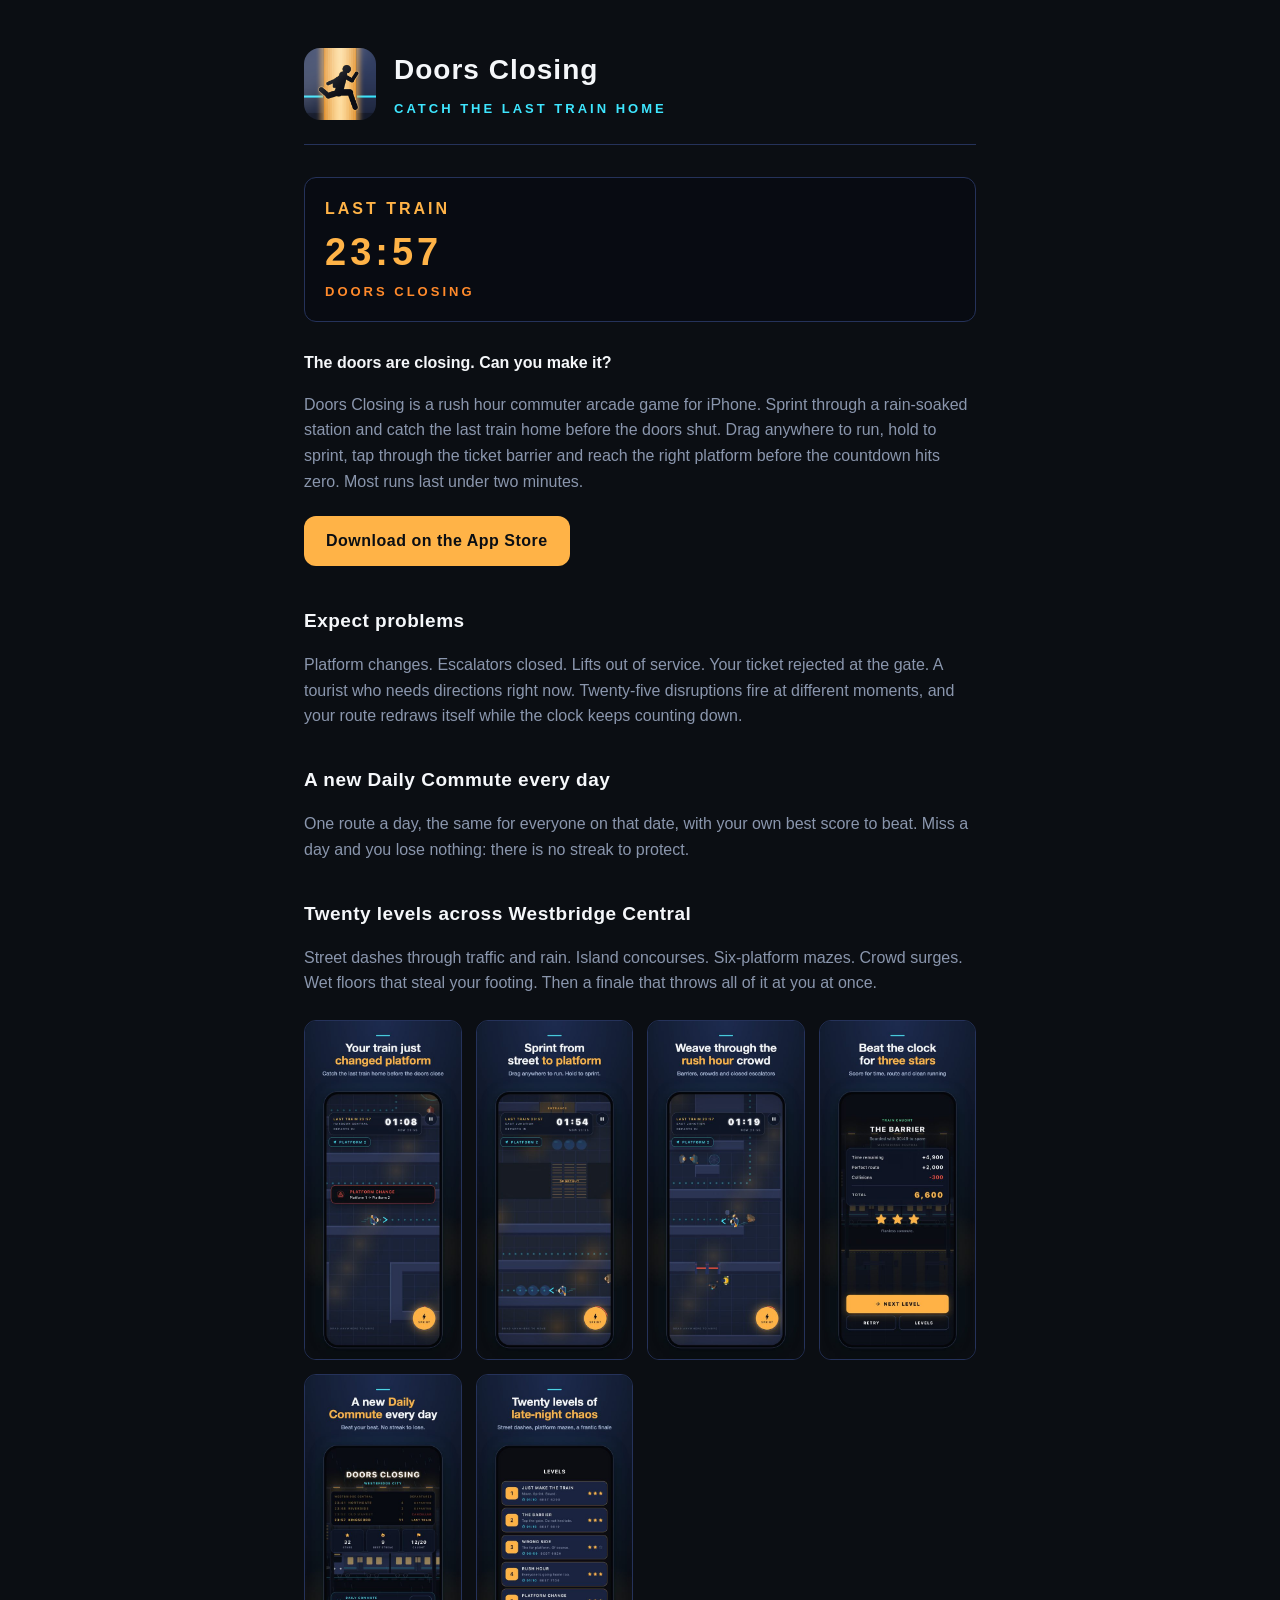
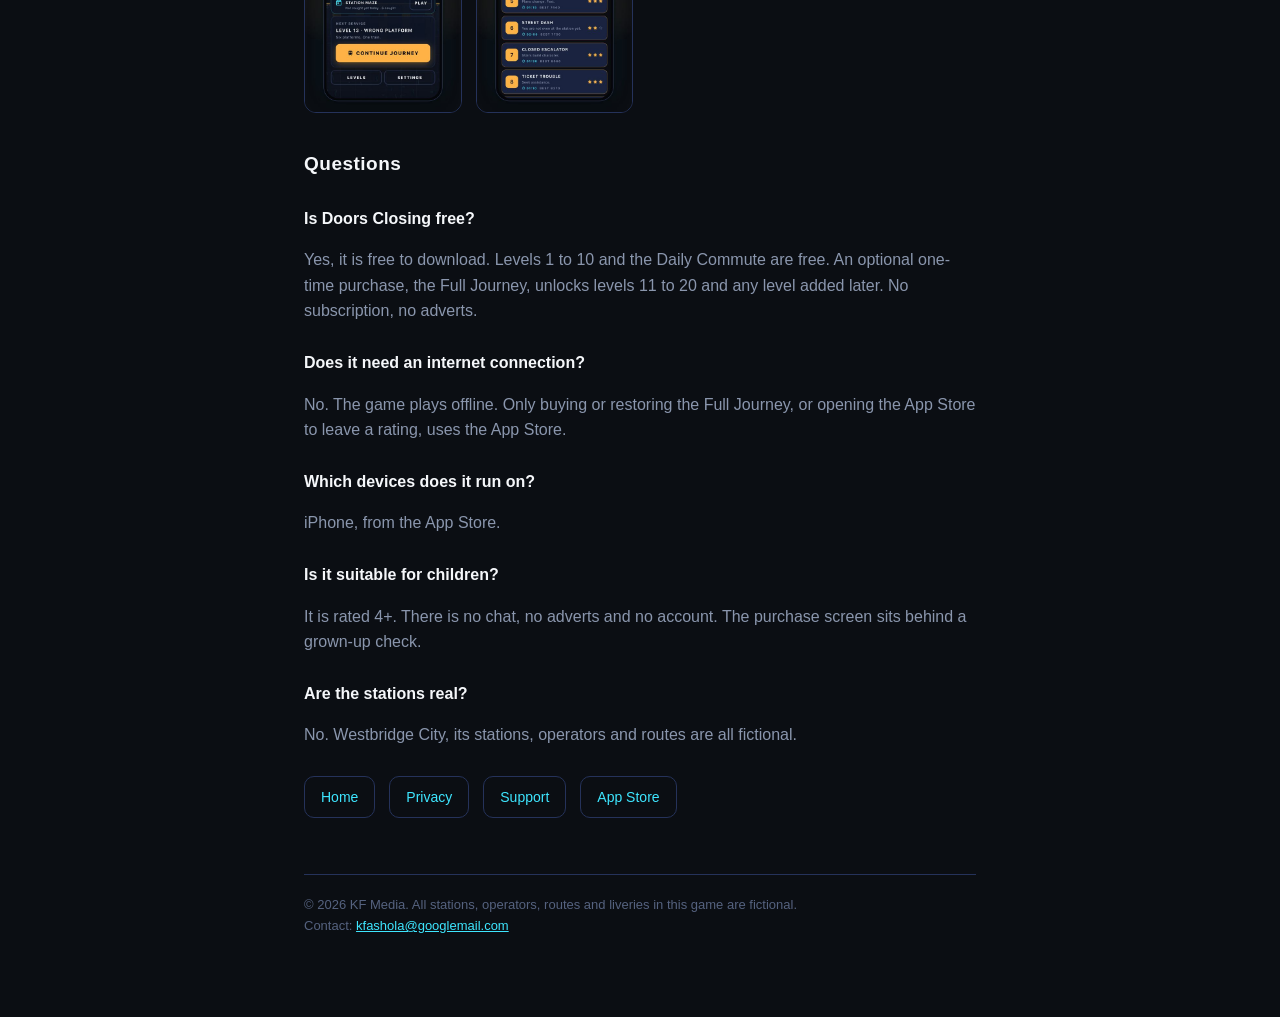
<file: index.html>
<!doctype html>
<html lang="en-GB">
<head>
<meta charset="utf-8">
<meta name="viewport" content="width=device-width,initial-scale=1">
<title>Doors Closing: Catch the Train – commuter rush game for iPhone</title>
<meta name="description" content="Catch the last train home before the doors close. A rush hour commuter arcade game for iPhone: sprint through a rainy station, dodge crowds and survive platform changes. Free to start.">
<link rel="canonical" href="https://kdevelopment2026.github.io/doors-closing/">
<meta name="apple-itunes-app" content="app-id=6809240319">
<meta name="theme-color" content="#0b0e13">
<meta property="og:type" content="website">
<meta property="og:site_name" content="Doors Closing">
<meta property="og:title" content="Doors Closing: Catch the Train">
<meta property="og:description" content="Catch the last train home before the doors close. A rush hour commuter arcade game for iPhone.">
<meta property="og:url" content="https://kdevelopment2026.github.io/doors-closing/">
<meta property="og:image" content="https://kdevelopment2026.github.io/doors-closing/og.jpg">
<meta property="og:image:width" content="1200">
<meta property="og:image:height" content="630">
<meta property="og:image:alt" content="A commuter sprints along a rainy night platform towards the open door of the last train">
<meta property="og:locale" content="en_GB">
<meta name="twitter:card" content="summary_large_image">
<meta name="twitter:title" content="Doors Closing: Catch the Train">
<meta name="twitter:description" content="Catch the last train home before the doors close. A rush hour commuter arcade game for iPhone.">
<meta name="twitter:image" content="https://kdevelopment2026.github.io/doors-closing/og.jpg">
<link rel="stylesheet" href="style.css">
<link rel="icon" href="icon.png">
<link rel="apple-touch-icon" href="icon.png">
<script type="application/ld+json">
{
  "@context": "https://schema.org",
  "@type": ["VideoGame", "MobileApplication"],
  "name": "Doors Closing: Catch the Train",
  "alternateName": "Doors Closing",
  "description": "A rush hour commuter arcade game. Sprint through a rain-soaked station and catch the last train home before the doors close, while platform changes, closed escalators and crowds get in the way.",
  "url": "https://kdevelopment2026.github.io/doors-closing/",
  "image": "https://kdevelopment2026.github.io/doors-closing/og.jpg",
  "screenshot": [
    "https://kdevelopment2026.github.io/doors-closing/shots/01_platform_change.jpg",
    "https://kdevelopment2026.github.io/doors-closing/shots/02_street_dash.jpg",
    "https://kdevelopment2026.github.io/doors-closing/shots/06_daily_commute.jpg"
  ],
  "operatingSystem": "iOS",
  "applicationCategory": "GameApplication",
  "genre": ["Arcade", "Action", "Casual"],
  "gamePlatform": "iPhone",
  "playMode": "SinglePlayer",
  "numberOfPlayers": {"@type": "QuantitativeValue", "value": 1},
  "contentRating": "4+",
  "inLanguage": "en-GB",
  "installUrl": "https://apps.apple.com/gb/app/id6809240319",
  "sameAs": ["https://apps.apple.com/gb/app/id6809240319"],
  "offers": {
    "@type": "Offer",
    "price": "0",
    "priceCurrency": "GBP",
    "description": "Free download with levels 1 to 10 and the Daily Commute. An optional one-time in-app purchase unlocks the remaining levels.",
    "availability": "https://schema.org/InStock"
  },
  "author": {"@type": "Organization", "name": "KF Media"},
  "publisher": {"@type": "Organization", "name": "KF Media"}
}
</script>
<script type="application/ld+json">
{
  "@context": "https://schema.org",
  "@type": "FAQPage",
  "mainEntity": [
    {"@type": "Question", "name": "Is Doors Closing free?",
     "acceptedAnswer": {"@type": "Answer", "text": "Yes, it is free to download. Levels 1 to 10 and the Daily Commute are free. An optional one-time purchase, the Full Journey, unlocks levels 11 to 20 and any level added later. There is no subscription and there are no adverts."}},
    {"@type": "Question", "name": "Does it need an internet connection?",
     "acceptedAnswer": {"@type": "Answer", "text": "No. The game plays offline. Only buying or restoring the Full Journey, or opening the App Store to leave a rating, uses the App Store."}},
    {"@type": "Question", "name": "Which devices does it run on?",
     "acceptedAnswer": {"@type": "Answer", "text": "iPhone, from the App Store."}},
    {"@type": "Question", "name": "Is it suitable for children?",
     "acceptedAnswer": {"@type": "Answer", "text": "It is rated 4+. There is no chat, no adverts and no account. The purchase screen sits behind a grown-up check."}},
    {"@type": "Question", "name": "Are the stations real?",
     "acceptedAnswer": {"@type": "Answer", "text": "No. Westbridge City, its stations, operators and routes are all fictional."}}
  ]
}
</script>
</head>
<body>
<div class="wrap">
<header>
  <img src="icon.png" alt="Doors Closing app icon" width="72" height="72">
  <h1>Doors Closing<small>Catch the last train home</small></h1>
</header>

<div class="board">
  <div class="t">LAST TRAIN</div>
  <div class="big">23:57</div>
  <div class="t" style="color:#ff8a2b;font-size:13px">DOORS CLOSING</div>
</div>

<p><strong>The doors are closing. Can you make it?</strong></p>
<p>Doors Closing is a rush hour commuter arcade game for iPhone. Sprint through a rain-soaked station and catch the last train home before the doors shut. Drag anywhere to run, hold to sprint, tap through the ticket barrier and reach the right platform before the countdown hits zero. Most runs last under two minutes.</p>
<p><a class="cta" href="https://apps.apple.com/gb/app/id6809240319">Download on the App Store</a></p>

<h2>Expect problems</h2>
<p>Platform changes. Escalators closed. Lifts out of service. Your ticket rejected at the gate. A tourist who needs directions right now. Twenty-five disruptions fire at different moments, and your route redraws itself while the clock keeps counting down.</p>

<h2>A new Daily Commute every day</h2>
<p>One route a day, the same for everyone on that date, with your own best score to beat. Miss a day and you lose nothing: there is no streak to protect.</p>

<h2>Twenty levels across Westbridge Central</h2>
<p>Street dashes through traffic and rain. Island concourses. Six-platform mazes. Crowd surges. Wet floors that steal your footing. Then a finale that throws all of it at you at once.</p>

<div class="shots">
  <img src="shots/01_platform_change.jpg" alt="A platform change alert during a run, with the countdown at 1:08" loading="lazy" width="480" height="1043">
  <img src="shots/02_street_dash.jpg" alt="Sprinting from the street towards the station entrance" loading="lazy" width="480" height="1043">
  <img src="shots/03_rush_hour.jpg" alt="Weaving through rush hour commuters" loading="lazy" width="480" height="1043">
  <img src="shots/05_three_stars.jpg" alt="Results screen with a three-star score breakdown" loading="lazy" width="480" height="1043">
  <img src="shots/06_daily_commute.jpg" alt="Home screen with the Daily Commute" loading="lazy" width="480" height="1043">
  <img src="shots/07_twenty_levels.jpg" alt="Level select showing stars and best scores" loading="lazy" width="480" height="1043">
</div>

<h2>Questions</h2>
<h3>Is Doors Closing free?</h3>
<p>Yes, it is free to download. Levels 1 to 10 and the Daily Commute are free. An optional one-time purchase, the Full Journey, unlocks levels 11 to 20 and any level added later. No subscription, no adverts.</p>
<h3>Does it need an internet connection?</h3>
<p>No. The game plays offline. Only buying or restoring the Full Journey, or opening the App Store to leave a rating, uses the App Store.</p>
<h3>Which devices does it run on?</h3>
<p>iPhone, from the App Store.</p>
<h3>Is it suitable for children?</h3>
<p>It is rated 4+. There is no chat, no adverts and no account. The purchase screen sits behind a grown-up check.</p>
<h3>Are the stations real?</h3>
<p>No. Westbridge City, its stations, operators and routes are all fictional.</p>

<nav>
  <a href="./">Home</a>
  <a href="privacy.html">Privacy</a>
  <a href="support.html">Support</a>
  <a href="https://apps.apple.com/gb/app/id6809240319">App Store</a>
</nav>
<footer>
  © 2026 KF Media. All stations, operators, routes and liveries in this game are fictional.<br>
  Contact: <a href="mailto:kfashola@googlemail.com">kfashola@googlemail.com</a>
</footer>
</div>
</body>
</html>
</file>
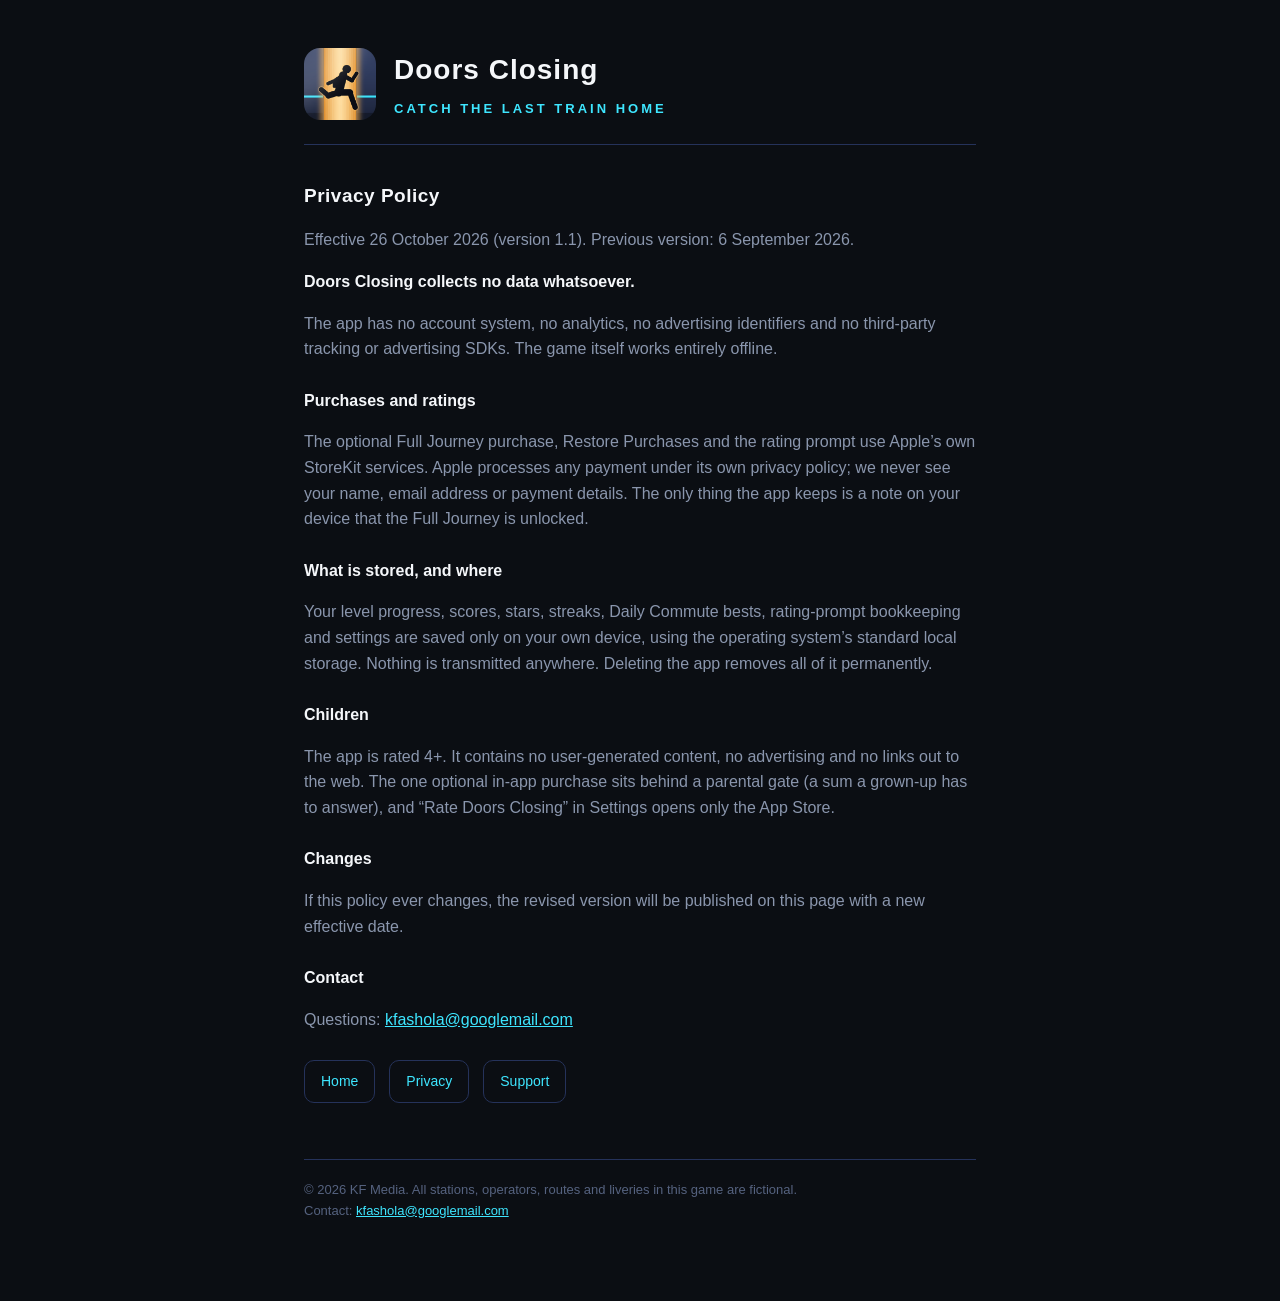
<file: privacy.html>
<!doctype html>
<html lang="en-GB">
<head>
<meta charset="utf-8">
<meta name="viewport" content="width=device-width,initial-scale=1">
<title>Privacy Policy — Doors Closing</title>
<meta name="description" content="Doors Closing collects no data: no accounts, no analytics, no tracking. Purchases are handled by Apple.">
<link rel="canonical" href="https://kdevelopment2026.github.io/doors-closing/privacy.html">
<meta name="apple-itunes-app" content="app-id=6809240319">
<meta name="theme-color" content="#0b0e13">

<link rel="stylesheet" href="style.css">
<link rel="icon" href="icon.png">
</head>
<body>
<div class="wrap">
<header>
  <img src="icon.png" alt="Doors Closing icon">
  <h1>Doors Closing<small>Catch the last train home</small></h1>
</header>

<h2>Privacy Policy</h2>
<p>Effective 26 October 2026 (version 1.1). Previous version: 6 September 2026.</p>
<p><strong>Doors Closing collects no data whatsoever.</strong></p>
<p>The app has no account system, no analytics, no advertising identifiers and no third-party tracking or advertising SDKs. The game itself works entirely offline.</p>
<h3>Purchases and ratings</h3>
<p>The optional Full Journey purchase, Restore Purchases and the rating prompt use Apple’s own StoreKit services. Apple processes any payment under its own privacy policy; we never see your name, email address or payment details. The only thing the app keeps is a note on your device that the Full Journey is unlocked.</p>
<h3>What is stored, and where</h3>
<p>Your level progress, scores, stars, streaks, Daily Commute bests, rating-prompt bookkeeping and settings are saved only on your own device, using the operating system’s standard local storage. Nothing is transmitted anywhere. Deleting the app removes all of it permanently.</p>
<h3>Children</h3>
<p>The app is rated 4+. It contains no user-generated content, no advertising and no links out to the web. The one optional in-app purchase sits behind a parental gate (a sum a grown-up has to answer), and “Rate Doors Closing” in Settings opens only the App Store.</p>
<h3>Changes</h3>
<p>If this policy ever changes, the revised version will be published on this page with a new effective date.</p>
<h3>Contact</h3>
<p>Questions: <a href="mailto:kfashola@googlemail.com">kfashola@googlemail.com</a></p>
<nav>
  <a href="index.html">Home</a>
  <a href="privacy.html">Privacy</a>
  <a href="support.html">Support</a>
</nav>
<footer>
  © 2026 KF Media. All stations, operators, routes and liveries in this game are fictional.<br>
  Contact: <a href="mailto:kfashola@googlemail.com">kfashola@googlemail.com</a>
</footer>
</div>
</body>
</html>
</file>
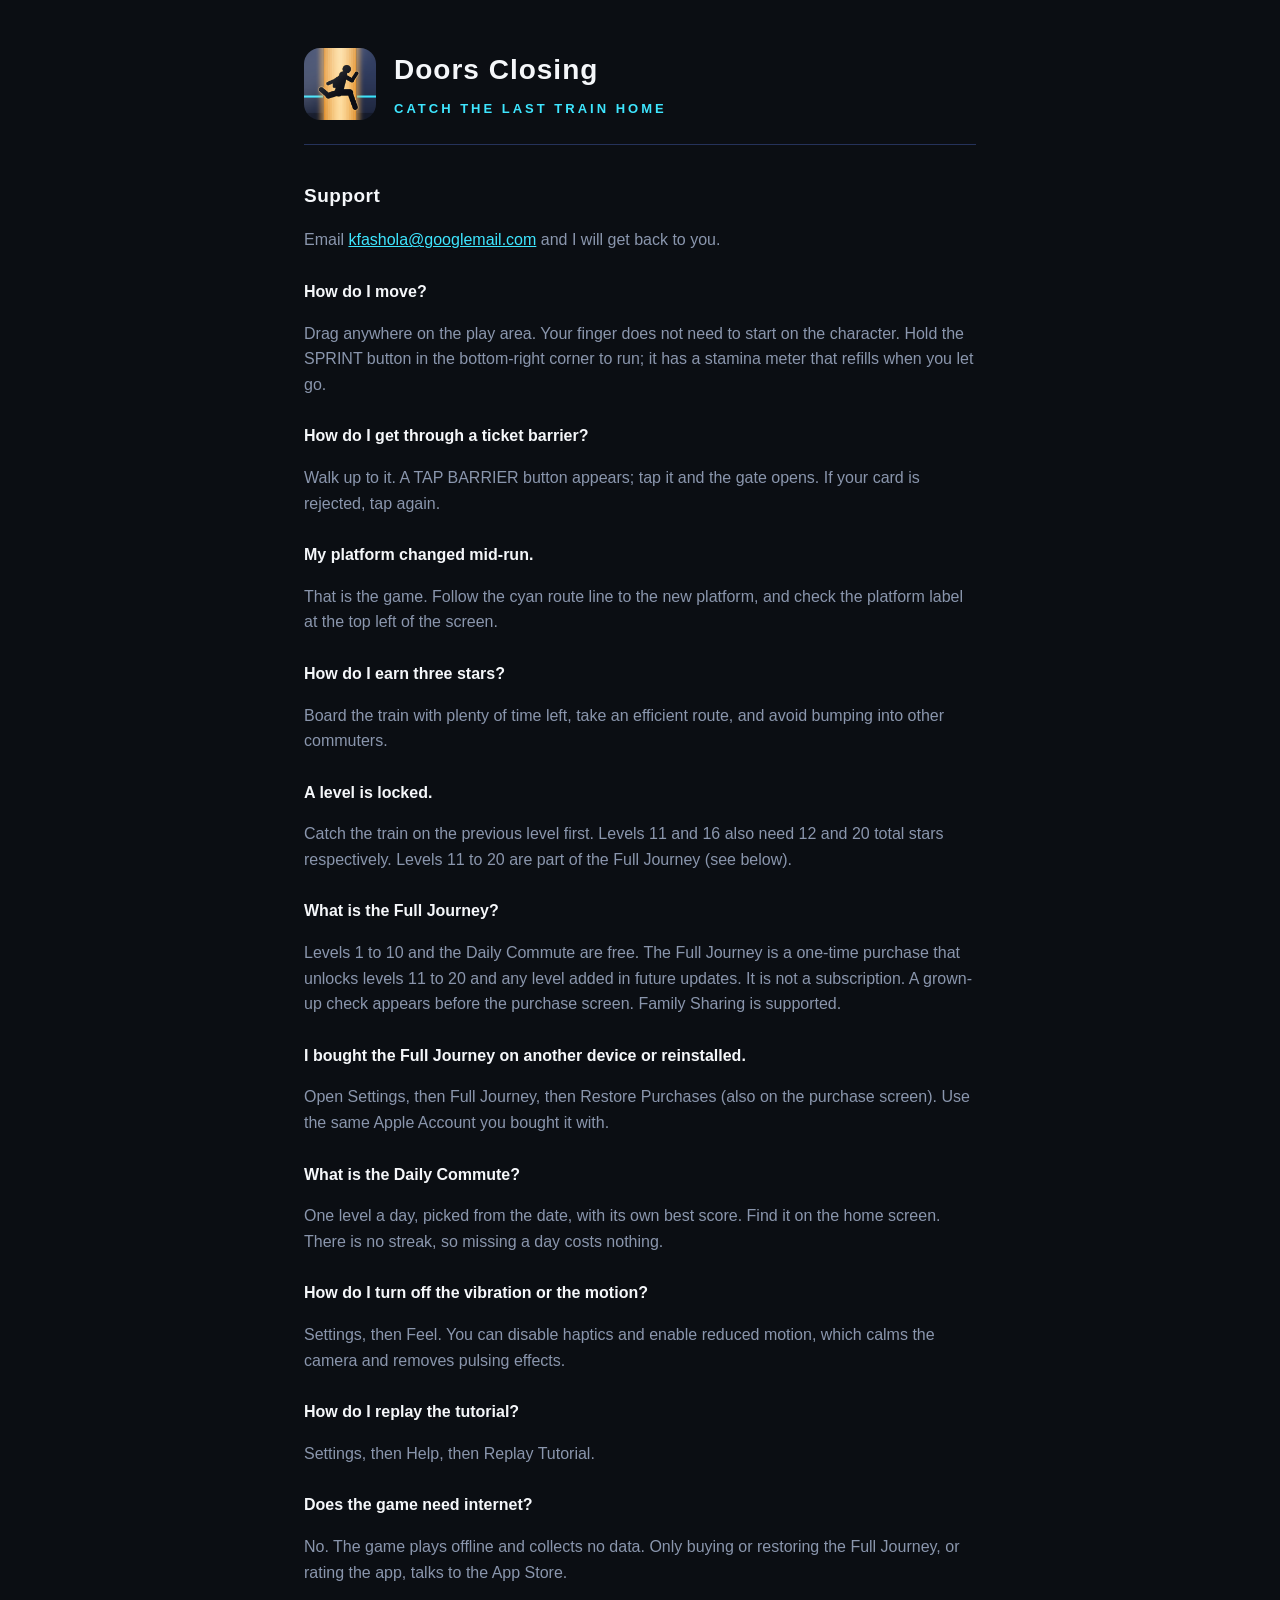
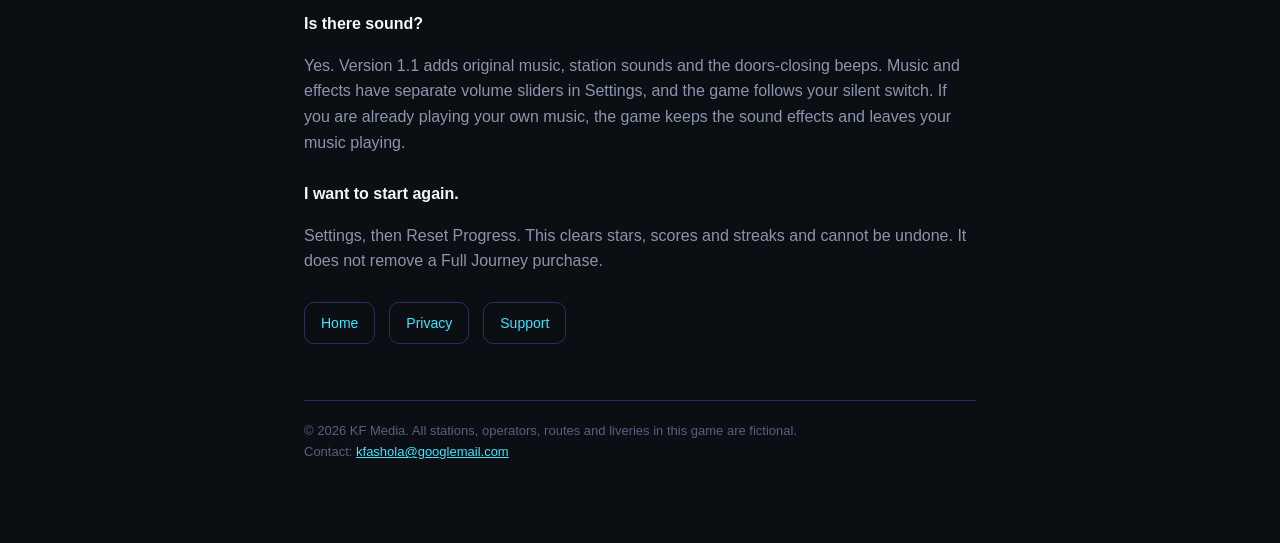
<file: support.html>
<!doctype html>
<html lang="en-GB">
<head>
<meta charset="utf-8">
<meta name="viewport" content="width=device-width,initial-scale=1">
<title>Support — Doors Closing</title>
<meta name="description" content="Help and frequently asked questions for Doors Closing.">
<link rel="canonical" href="https://kdevelopment2026.github.io/doors-closing/support.html">
<meta name="apple-itunes-app" content="app-id=6809240319">
<meta name="theme-color" content="#0b0e13">

<link rel="stylesheet" href="style.css">
<link rel="icon" href="icon.png">
</head>
<body>
<div class="wrap">
<header>
  <img src="icon.png" alt="Doors Closing icon">
  <h1>Doors Closing<small>Catch the last train home</small></h1>
</header>

<h2>Support</h2>
<p>Email <a href="mailto:kfashola@googlemail.com">kfashola@googlemail.com</a> and I will get back to you.</p>
<h3>How do I move?</h3>
<p>Drag anywhere on the play area. Your finger does not need to start on the character. Hold the SPRINT button in the bottom-right corner to run; it has a stamina meter that refills when you let go.</p>
<h3>How do I get through a ticket barrier?</h3>
<p>Walk up to it. A TAP BARRIER button appears; tap it and the gate opens. If your card is rejected, tap again.</p>
<h3>My platform changed mid-run.</h3>
<p>That is the game. Follow the cyan route line to the new platform, and check the platform label at the top left of the screen.</p>
<h3>How do I earn three stars?</h3>
<p>Board the train with plenty of time left, take an efficient route, and avoid bumping into other commuters.</p>
<h3>A level is locked.</h3>
<p>Catch the train on the previous level first. Levels 11 and 16 also need 12 and 20 total stars respectively. Levels 11 to 20 are part of the Full Journey (see below).</p>
<h3>What is the Full Journey?</h3>
<p>Levels 1 to 10 and the Daily Commute are free. The Full Journey is a one-time purchase that unlocks levels 11 to 20 and any level added in future updates. It is not a subscription. A grown-up check appears before the purchase screen. Family Sharing is supported.</p>
<h3>I bought the Full Journey on another device or reinstalled.</h3>
<p>Open Settings, then Full Journey, then Restore Purchases (also on the purchase screen). Use the same Apple Account you bought it with.</p>
<h3>What is the Daily Commute?</h3>
<p>One level a day, picked from the date, with its own best score. Find it on the home screen. There is no streak, so missing a day costs nothing.</p>
<h3>How do I turn off the vibration or the motion?</h3>
<p>Settings, then Feel. You can disable haptics and enable reduced motion, which calms the camera and removes pulsing effects.</p>
<h3>How do I replay the tutorial?</h3>
<p>Settings, then Help, then Replay Tutorial.</p>
<h3>Does the game need internet?</h3>
<p>No. The game plays offline and collects no data. Only buying or restoring the Full Journey, or rating the app, talks to the App Store.</p>
<h3>Is there sound?</h3>
<p>Yes. Version 1.1 adds original music, station sounds and the doors-closing beeps. Music and effects have separate volume sliders in Settings, and the game follows your silent switch. If you are already playing your own music, the game keeps the sound effects and leaves your music playing.</p>
<h3>I want to start again.</h3>
<p>Settings, then Reset Progress. This clears stars, scores and streaks and cannot be undone. It does not remove a Full Journey purchase.</p>
<nav>
  <a href="index.html">Home</a>
  <a href="privacy.html">Privacy</a>
  <a href="support.html">Support</a>
</nav>
<footer>
  © 2026 KF Media. All stations, operators, routes and liveries in this game are fictional.<br>
  Contact: <a href="mailto:kfashola@googlemail.com">kfashola@googlemail.com</a>
</footer>
</div>
</body>
</html>
</file>
<file: style.css>
:root{--bg:#0b0e13;--panel:#121a2b;--line:#25325a;--text:#f5f7fa;--muted:#8a96ad;--amber:#ffb347;--cyan:#3ee6ff}
*{box-sizing:border-box}
body{margin:0;background:var(--bg);color:var(--text);font:16px/1.6 -apple-system,BlinkMacSystemFont,"Segoe UI",Roboto,Helvetica,Arial,sans-serif}
a{color:var(--cyan)}
.wrap{max-width:720px;margin:0 auto;padding:48px 24px 80px}
header{border-bottom:1px solid var(--line);padding-bottom:24px;margin-bottom:32px;display:flex;align-items:center;gap:18px}
header img{width:72px;height:72px;border-radius:16px}
h1{font-size:28px;letter-spacing:1px;margin:0}
h1 small{display:block;font-size:13px;letter-spacing:3px;color:var(--cyan);font-weight:600;margin-top:6px;text-transform:uppercase}
h2{font-size:19px;letter-spacing:.5px;margin:36px 0 10px}
h3{font-size:16px;margin:26px 0 6px}
p,li{color:var(--muted)}
p strong,li strong{color:var(--text)}
.board{background:#080b12;border:1px solid var(--line);border-radius:12px;padding:18px 20px;margin:28px 0;font-variant-numeric:tabular-nums}
.board .t{color:var(--amber);letter-spacing:3px;font-weight:700}
.board .big{color:var(--amber);font-size:38px;font-weight:800;letter-spacing:4px}
nav{margin:28px 0 0;display:flex;gap:14px;flex-wrap:wrap}
nav a{display:inline-block;padding:9px 16px;border:1px solid var(--line);border-radius:10px;text-decoration:none;font-size:14px}
footer{margin-top:56px;padding-top:20px;border-top:1px solid var(--line);font-size:13px;color:#55627f}
.shots{display:grid;grid-template-columns:repeat(auto-fit,minmax(150px,1fr));gap:14px;margin:24px 0}
.shots img{width:100%;border-radius:12px;border:1px solid var(--line)}
.cta{display:inline-block;margin:6px 0 4px;padding:12px 22px;border-radius:12px;background:var(--amber);color:#0b0e13;font-weight:800;letter-spacing:.5px;text-decoration:none}
.cta:hover{filter:brightness(1.08)}
.shots img{height:auto}
</file>
